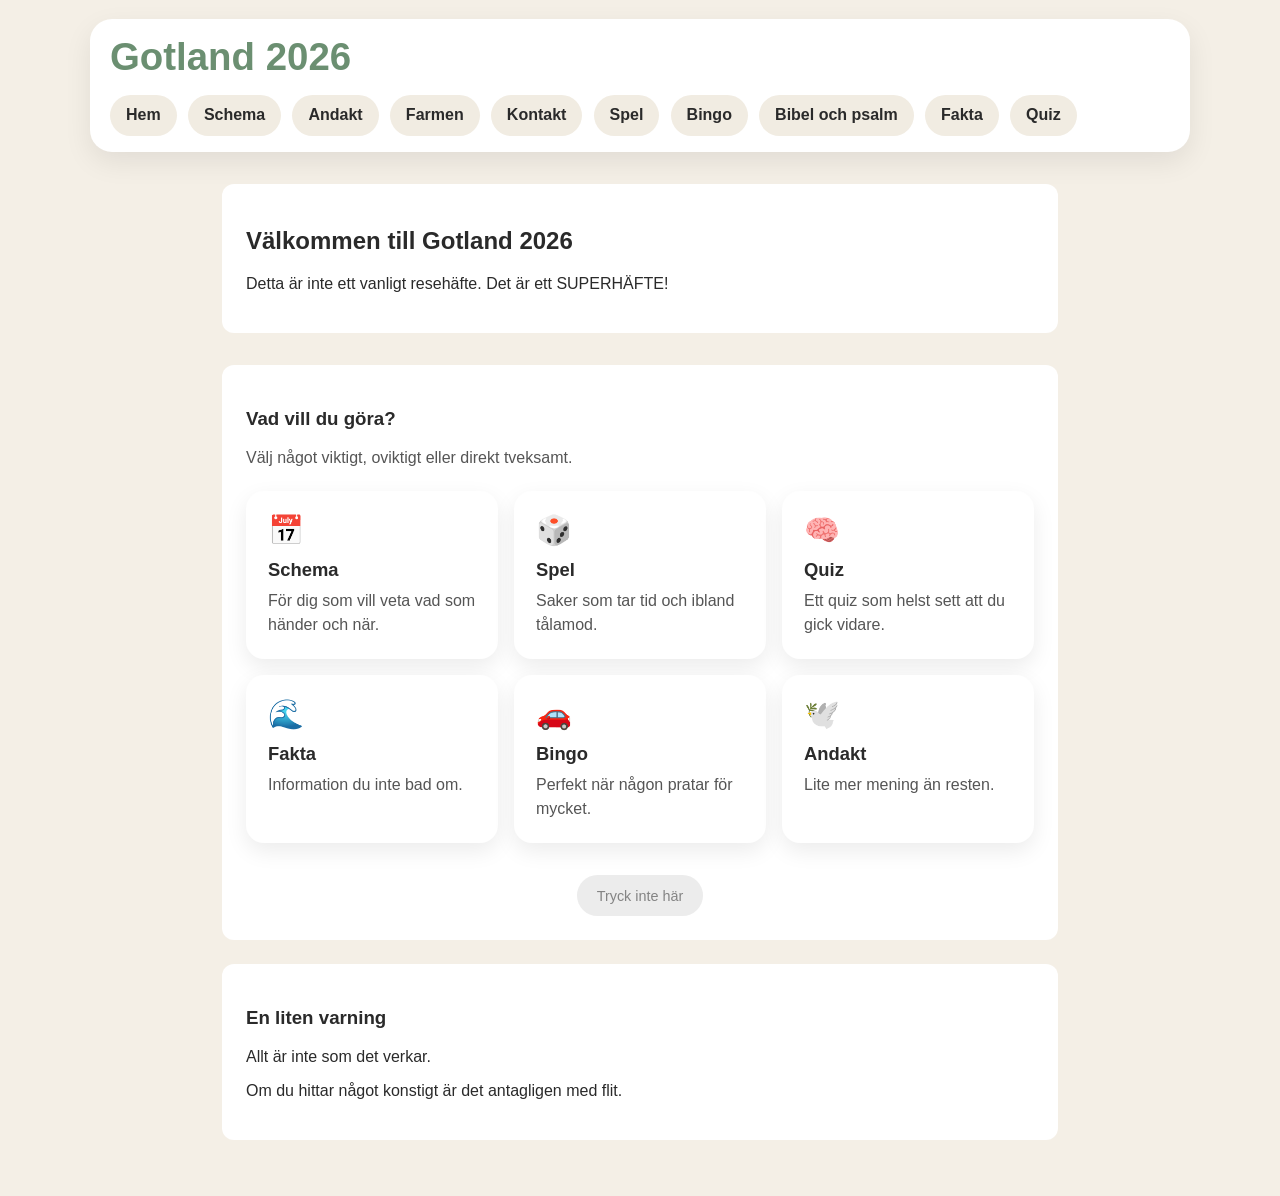
<file: index.html>
<!DOCTYPE html>
<html lang="sv">
<head>
  <meta charset="UTF-8">
  <meta name="viewport" content="width=device-width, initial-scale=1.0">
  <title>Gotland 2026</title>
  <link rel="stylesheet" href="styles/style.css">
</head>
<body>
 <header>
  <h1>Gotland 2026</h1>
  <nav class="main-nav">
    <a class="nav-link" aria-label="Hem" href="index.html">Hem</a>
    <a class="nav-link" aria-label="Schema" href="schema.html">Schema</a>
    <a class="nav-link" aria-label="Andakt" href="andakt.html">Andakt</a>
    <a class="nav-link" aria-label="Farmen" href="farmen.html">Farmen</a>
    <a class="nav-link" aria-label="Kontakt" href="kontakt.html">Kontakt</a>
    <a class="nav-link" aria-label="Spel" href="spel.html">Spel</a>
    <a class="nav-link" aria-label="Bingo" href="bingo.html">Bingo</a>
    <a class="nav-link" aria-label="Bibel och psalm" href="bibel_och_psalm.html">Bibel och psalm</a>
    <a class="nav-link" aria-label="Fakta" href="fakta.html">Fakta</a>
    <a class="nav-link" aria-label="Quiz" href="quiz.html">Quiz</a>
  </nav>
</header>

<main>

  <section>
    <h2>Välkommen till Gotland 2026</h2>
    <p>Detta är inte ett vanligt resehäfte. Det är ett SUPERHÄFTE!</p>
  </section>

  <section class="start-section">
  <h3>Vad vill du göra?</h3>
  <p class="start-intro">Välj något viktigt, oviktigt eller direkt tveksamt.</p>

  <div class="card-grid">
    <a href="schema.html" class="start-card">
      <span class="card-icon">📅</span>
      <h4>Schema</h4>
      <p>För dig som vill veta vad som händer och när.</p>
    </a>

    <a href="spel.html" class="start-card">
      <span class="card-icon">🎲</span>
      <h4>Spel</h4>
      <p>Saker som tar tid och ibland tålamod.</p>
    </a>

    <a href="quiz.html" class="start-card">
      <span class="card-icon">🧠</span>
      <h4>Quiz</h4>
      <p>Ett quiz som helst sett att du gick vidare.</p>
    </a>

    <a href="fakta.html" class="start-card strange-card">
      <span class="card-icon">🌊</span>
      <h4>Fakta</h4>
      <p>Information du inte bad om.</p>
    </a>

    <a href="bingo.html" class="start-card">
      <span class="card-icon">🚗</span>
      <h4>Bingo</h4>
      <p>Perfekt när någon pratar för mycket.</p>
    </a>

    <a href="andakt.html" class="start-card">
      <span class="card-icon">🕊️</span>
      <h4>Andakt</h4>
      <p>Lite mer mening än resten.</p>
    </a>
  </div>

  <!-- MENINGSLÖSA KNAPPEN -->
  <div class="useless-container">
    <button id="useless-btn">Tryck inte här</button>
  </div>
</section>

  <section>
    <h3>En liten varning</h3>
    <p>Allt är inte som det verkar.</p>
    <p>Om du hittar något konstigt är det antagligen med flit.</p>
  </section>

</main>

  <script src="scripts/main.js"></script>
</body>
</html>
</file>
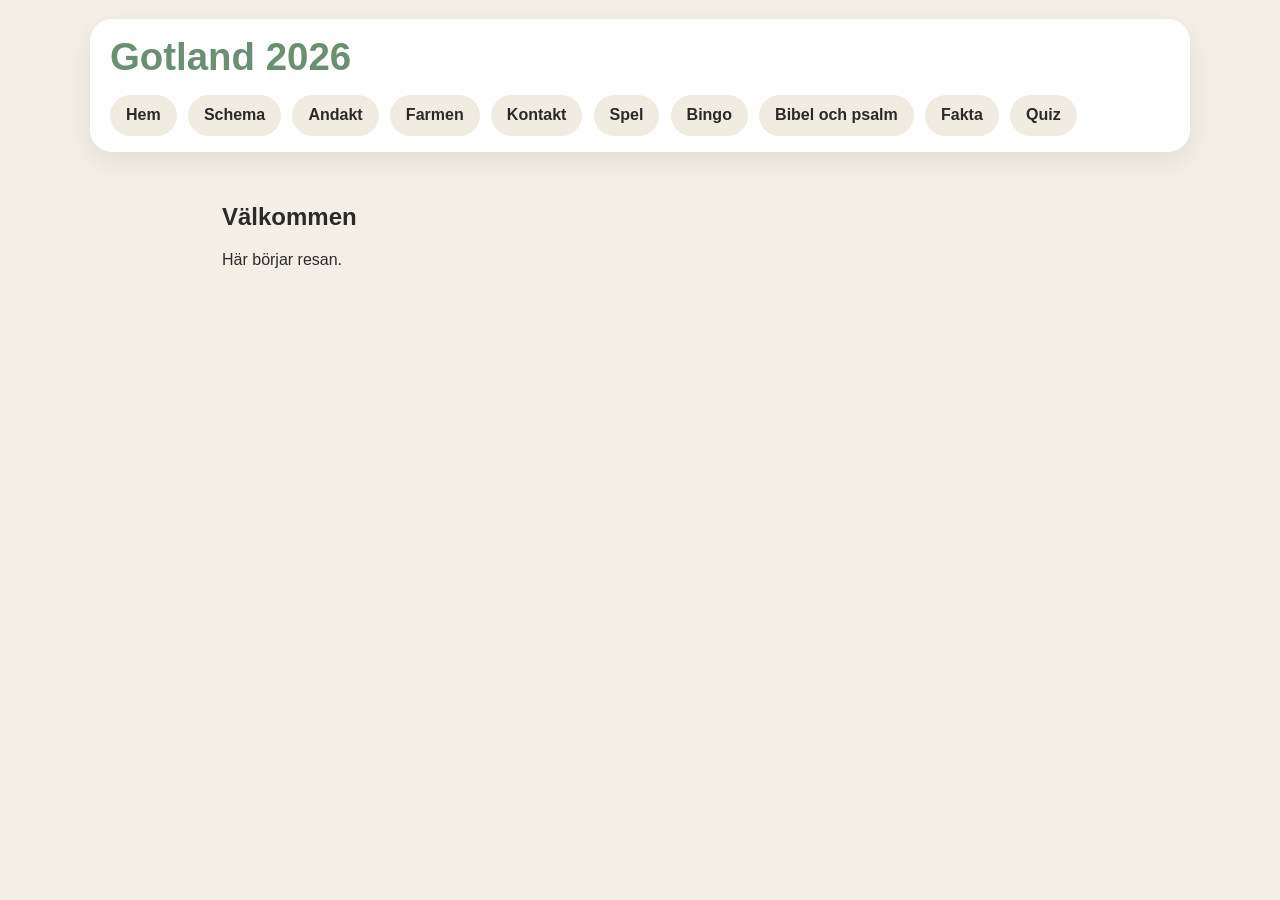
<file: andakt.html>
<!DOCTYPE html>
<html lang="sv">
<head>
  <meta charset="UTF-8">
  <meta name="viewport" content="width=device-width, initial-scale=1.0">
  <title>Gotland 2026</title>
  <link rel="stylesheet" href="styles/style.css">
</head>
<body>
  <header>
  <h1>Gotland 2026</h1>
  <nav class="main-nav">
    <a class="nav-link" aria-label="Hem" href="index.html">Hem</a>
    <a class="nav-link" aria-label="Schema" href="schema.html">Schema</a>
    <a class="nav-link" aria-label="Andakt" href="andakt.html">Andakt</a>
    <a class="nav-link" aria-label="Farmen" href="farmen.html">Farmen</a>
    <a class="nav-link" aria-label="Kontakt" href="kontakt.html">Kontakt</a>
    <a class="nav-link" aria-label="Spel" href="spel.html">Spel</a>
    <a class="nav-link" aria-label="Bingo" href="bingo.html">Bingo</a>
    <a class="nav-link" aria-label="Bibel och psalm" href="bibel_och_psalm.html">Bibel och psalm</a>
    <a class="nav-link" aria-label="Fakta" href="fakta.html">Fakta</a>
    <a class="nav-link" aria-label="Quiz" href="quiz.html">Quiz</a>
  </nav>
</header>

  <main>
    <h2>Välkommen</h2>
    <p>Här börjar resan.</p>
  </main>

  <script src="scripts/main.js"></script>
</body>
</html>
</file>
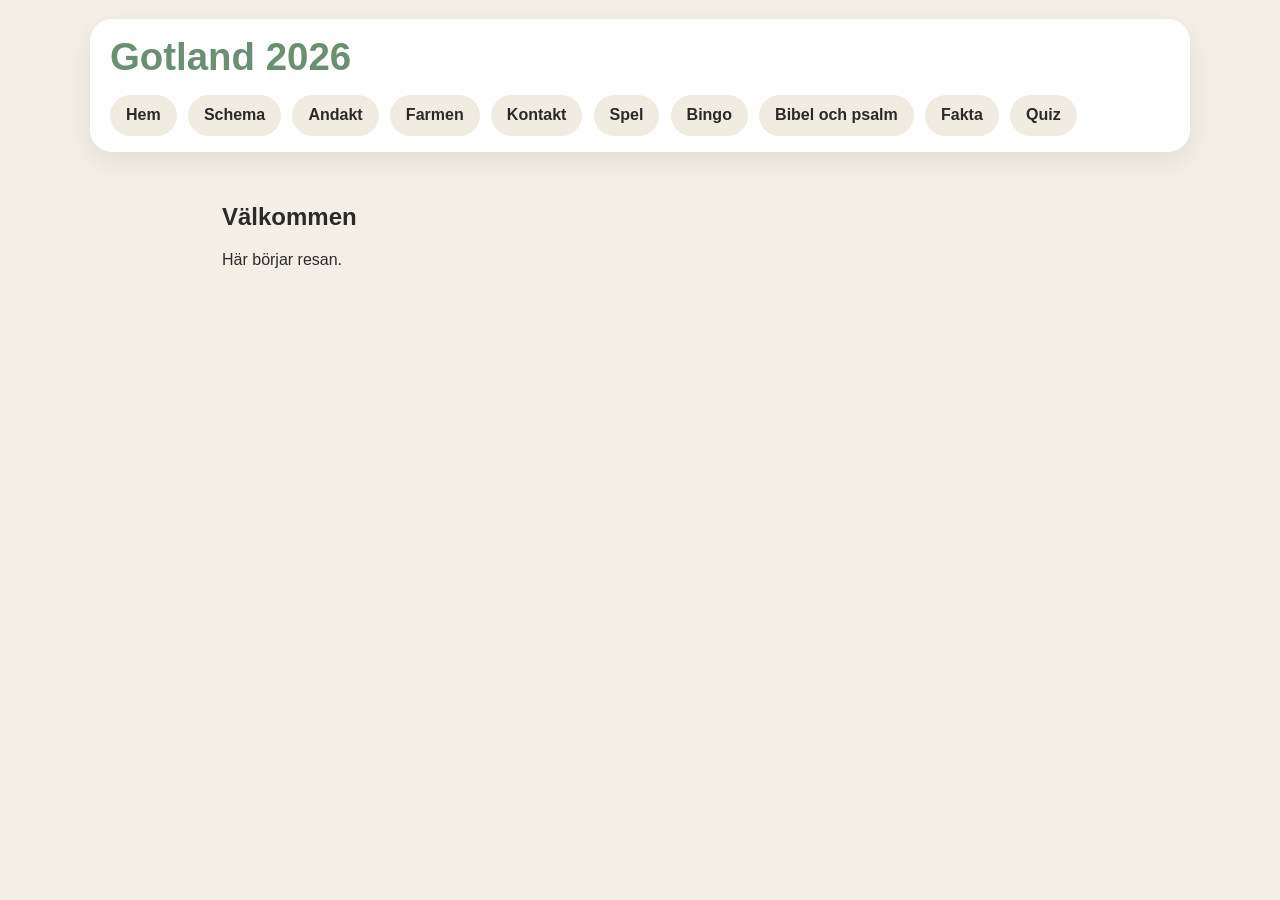
<file: bibel_och_psalm.html>
<!DOCTYPE html>
<html lang="sv">
<head>
  <meta charset="UTF-8">
  <meta name="viewport" content="width=device-width, initial-scale=1.0">
  <title>Gotland 2026</title>
  <link rel="stylesheet" href="styles/style.css">
</head>
<body>
 <header>
  <h1>Gotland 2026</h1>
  <nav class="main-nav">
    <a class="nav-link" aria-label="Hem" href="index.html">Hem</a>
    <a class="nav-link" aria-label="Schema" href="schema.html">Schema</a>
    <a class="nav-link" aria-label="Andakt" href="andakt.html">Andakt</a>
    <a class="nav-link" aria-label="Farmen" href="farmen.html">Farmen</a>
    <a class="nav-link" aria-label="Kontakt" href="kontakt.html">Kontakt</a>
    <a class="nav-link" aria-label="Spel" href="spel.html">Spel</a>
    <a class="nav-link" aria-label="Bingo" href="bingo.html">Bingo</a>
    <a class="nav-link" aria-label="Bibel och psalm" href="bibel_och_psalm.html">Bibel och psalm</a>
    <a class="nav-link" aria-label="Fakta" href="fakta.html">Fakta</a>
    <a class="nav-link" aria-label="Quiz" href="quiz.html">Quiz</a>
  </nav>
</header>

  <main>
    <h2>Välkommen</h2>
    <p>Här börjar resan.</p>
  </main>

  <script src="scripts/main.js"></script>
</body>
</html>
</file>
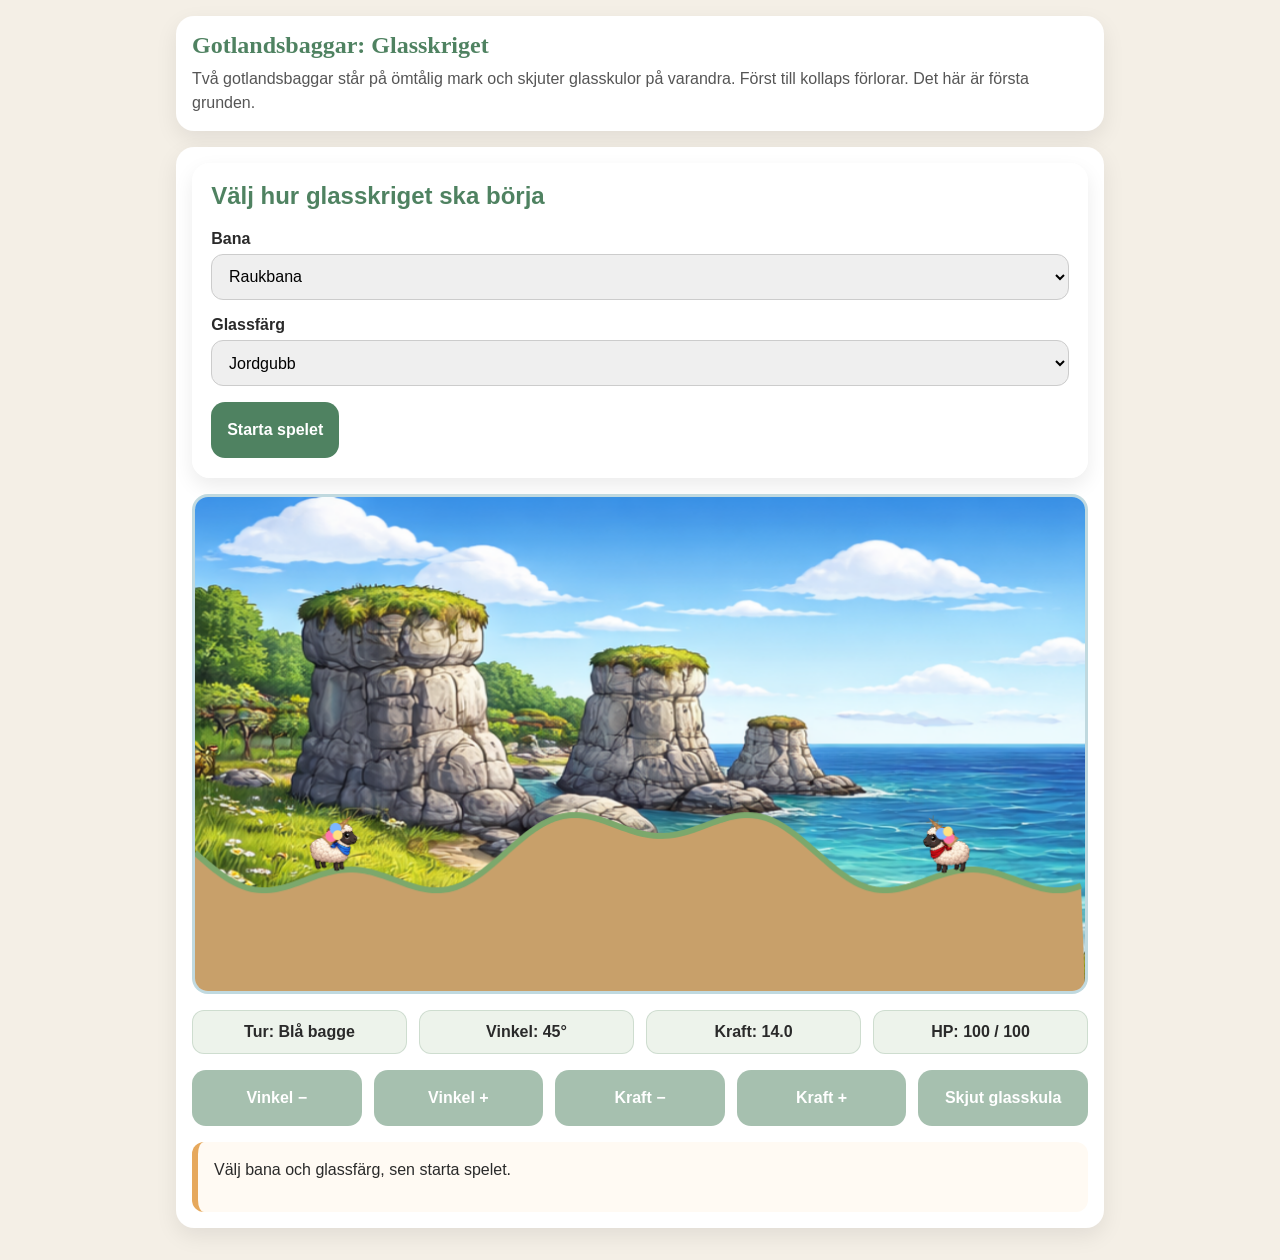
<file: dot.html>
<!DOCTYPE html>
<html lang="sv">
<head>
  <meta charset="UTF-8" />
  <meta name="viewport" content="width=device-width, initial-scale=1.0" />
  <title>Gotlandsbaggar: Glasskriget</title>
  <link rel="stylesheet" href="styles/glasskrig.css">

</head>
<body>
  <div class="wrap">
    <section class="panel">
      <h1>Gotlandsbaggar: Glasskriget</h1>
      <p class="sub">Två gotlandsbaggar står på ömtålig mark och skjuter glasskulor på varandra. Först till kollaps förlorar. Det här är första grunden.</p>
    </section>

    <section class="panel">
      <div id="startMenu" class="start-menu">
  <h2>Välj hur glasskriget ska börja</h2>

  <div class="menu-group">
    <label for="mapSelect">Bana</label>
    <select id="mapSelect">
      <option value="rauk">Raukbana</option>
      <option value="farm">Bondgård</option>
      <option value="bus">Buss</option>
    </select>
  </div>

  <div class="menu-group">
    <label for="projectileColor">Glassfärg</label>
    <select id="projectileColor">
      <option value="pink">Jordgubb</option>
      <option value="blue">Blåbär</option>
      <option value="yellow">Vanilj</option>
      <option value="brown">Choklad</option>
      <option value="green">Pistage</option>
    </select>
  </div>

  <button id="startGameBtn">Starta spelet</button>
</div>

<div id="countdownOverlay" class="countdown hidden">3</div>
      <canvas id="game" width="900" height="500" aria-label="Spelplan"></canvas>

      <div class="hud">
        <div class="chip" id="turnLabel">Tur: Blå bagge</div>
        <div class="chip" id="angleLabel">Vinkel: 45°</div>
        <div class="chip" id="powerLabel">Kraft: 14</div>
        <div class="chip" id="hpLabel">HP: 100 / 100</div>
      </div>

      <div class="controls">
        <button id="angleDown">Vinkel −</button>
        <button id="angleUp">Vinkel +</button>
        <button id="powerDown">Kraft −</button>
        <button id="powerUp">Kraft +</button>
        <button id="fireBtn">Skjut glasskula</button>
      </div>

      <div class="log" id="log">Blå gotlandsbaggen börjar. Försök att inte förstöra hela ön.</div>
    </section>
  </div>
  <script src="scripts/glasskrig.js"></script>
</body>
</html>
</file>
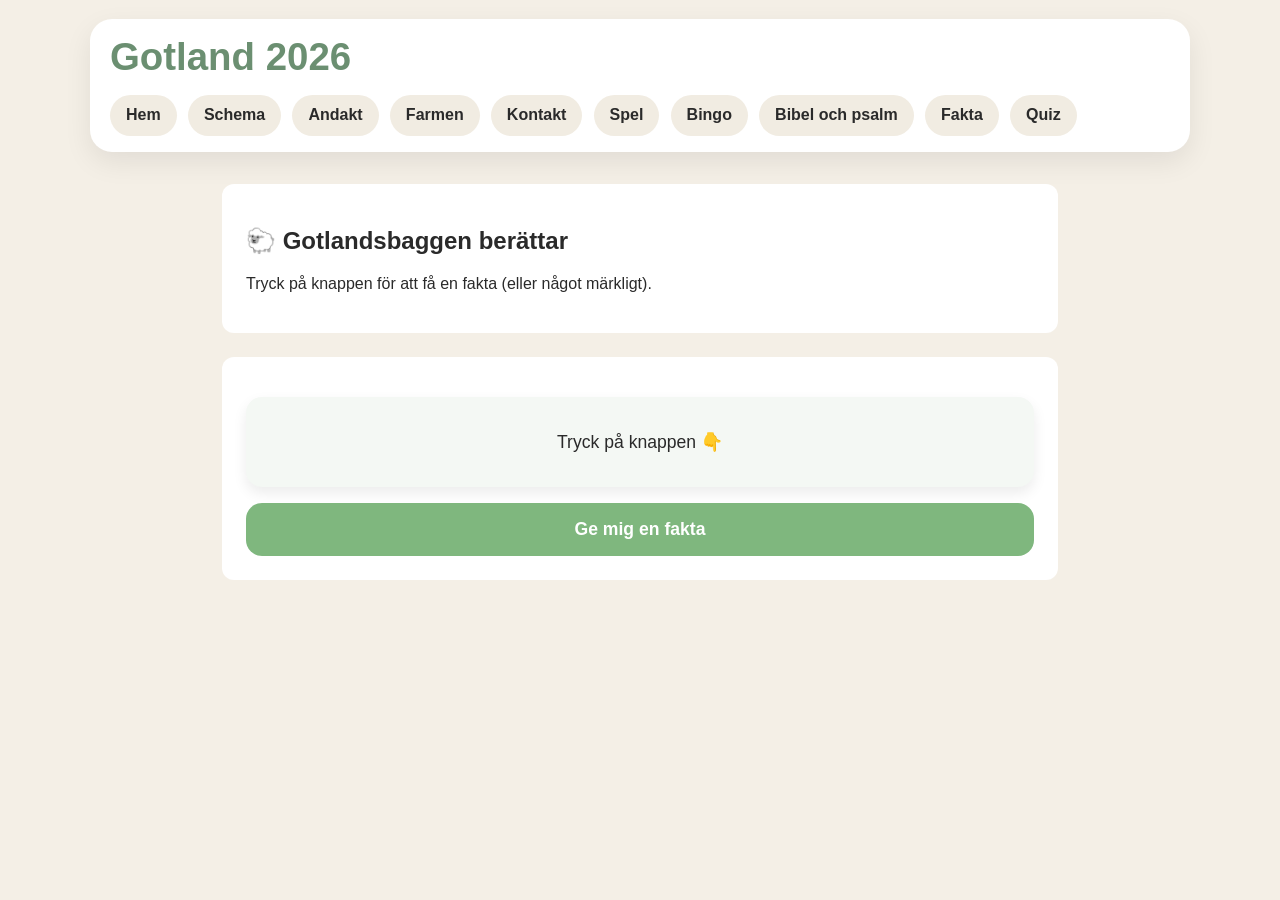
<file: fakta.html>
<!DOCTYPE html>
<html lang="sv">
<head>
  <meta charset="UTF-8">
  <meta name="viewport" content="width=device-width, initial-scale=1.0">
  <title>Gotland 2026</title>
  <link rel="stylesheet" href="styles/style.css">
</head>
<body>
  <header>
  <h1>Gotland 2026</h1>
  <nav class="main-nav">
    <a class="nav-link" aria-label="Hem" href="index.html">Hem</a>
    <a class="nav-link" aria-label="Schema" href="schema.html">Schema</a>
    <a class="nav-link" aria-label="Andakt" href="andakt.html">Andakt</a>
    <a class="nav-link" aria-label="Farmen" href="farmen.html">Farmen</a>
    <a class="nav-link" aria-label="Kontakt" href="kontakt.html">Kontakt</a>
    <a class="nav-link" aria-label="Spel" href="spel.html">Spel</a>
    <a class="nav-link" aria-label="Bingo" href="bingo.html">Bingo</a>
    <a class="nav-link" aria-label="Bibel och psalm" href="bibel_och_psalm.html">Bibel och psalm</a>
    <a class="nav-link" aria-label="Fakta" href="fakta.html">Fakta</a>
    <a class="nav-link" aria-label="Quiz" href="quiz.html">Quiz</a>
  </nav>
</header>
 <main class="wrapper">

    <!-- HEADER -->
    <section class="panel">
      <h1>🐑 Gotlandsbaggen berättar</h1>
      <p>Tryck på knappen för att få en fakta (eller något märkligt).</p>
    </section>

    <!-- FAKTA PANEL -->
    <section class="panel">

      <div class="fact-box" id="fact">
        Tryck på knappen 👇
      </div>

      <button class="big-btn" onclick="getFact()">
        Ge mig en fakta
      </button>

    </section>

  </main>

  <script src="scripts/fact.js"></script>
</body>
</html>
</file>
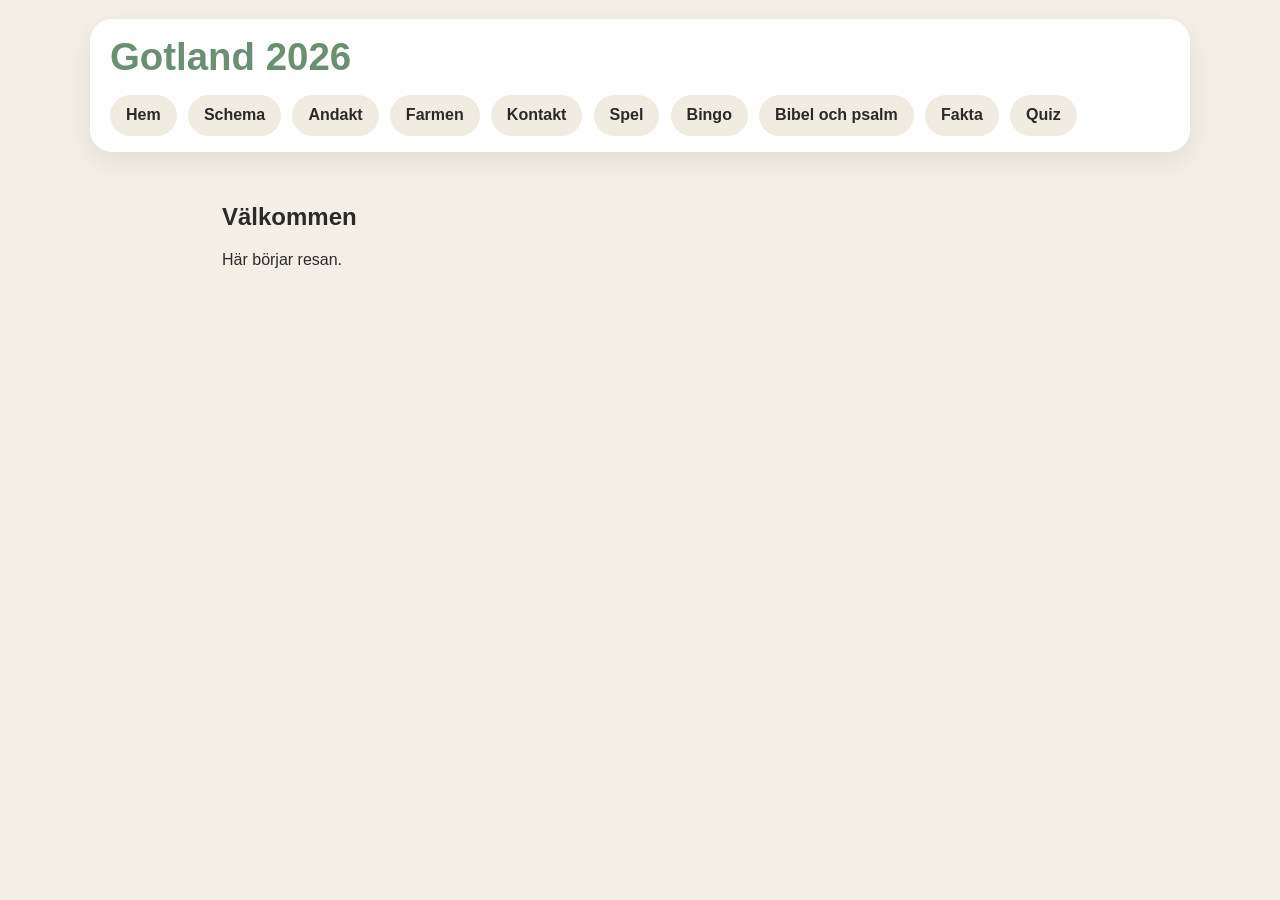
<file: farmen.html>
<!DOCTYPE html>
<html lang="sv">
<head>
  <meta charset="UTF-8">
  <meta name="viewport" content="width=device-width, initial-scale=1.0">
  <title>Gotland 2026</title>
  <link rel="stylesheet" href="styles/style.css">
</head>
<body>
<header>
  <h1>Gotland 2026</h1>
  <nav class="main-nav">
    <a class="nav-link" aria-label="Hem" href="index.html">Hem</a>
    <a class="nav-link" aria-label="Schema" href="schema.html">Schema</a>
    <a class="nav-link" aria-label="Andakt" href="andakt.html">Andakt</a>
    <a class="nav-link" aria-label="Farmen" href="farmen.html">Farmen</a>
    <a class="nav-link" aria-label="Kontakt" href="kontakt.html">Kontakt</a>
    <a class="nav-link" aria-label="Spel" href="spel.html">Spel</a>
    <a class="nav-link" aria-label="Bingo" href="bingo.html">Bingo</a>
    <a class="nav-link" aria-label="Bibel och psalm" href="bibel_och_psalm.html">Bibel och psalm</a>
    <a class="nav-link" aria-label="Fakta" href="fakta.html">Fakta</a>
    <a class="nav-link" aria-label="Quiz" href="quiz.html">Quiz</a>
  </nav>
</header>
  <main>
    <h2>Välkommen</h2>
    <p>Här börjar resan.</p>
  </main>

  <script src="scripts/main.js"></script>
</body>
</html>
</file>
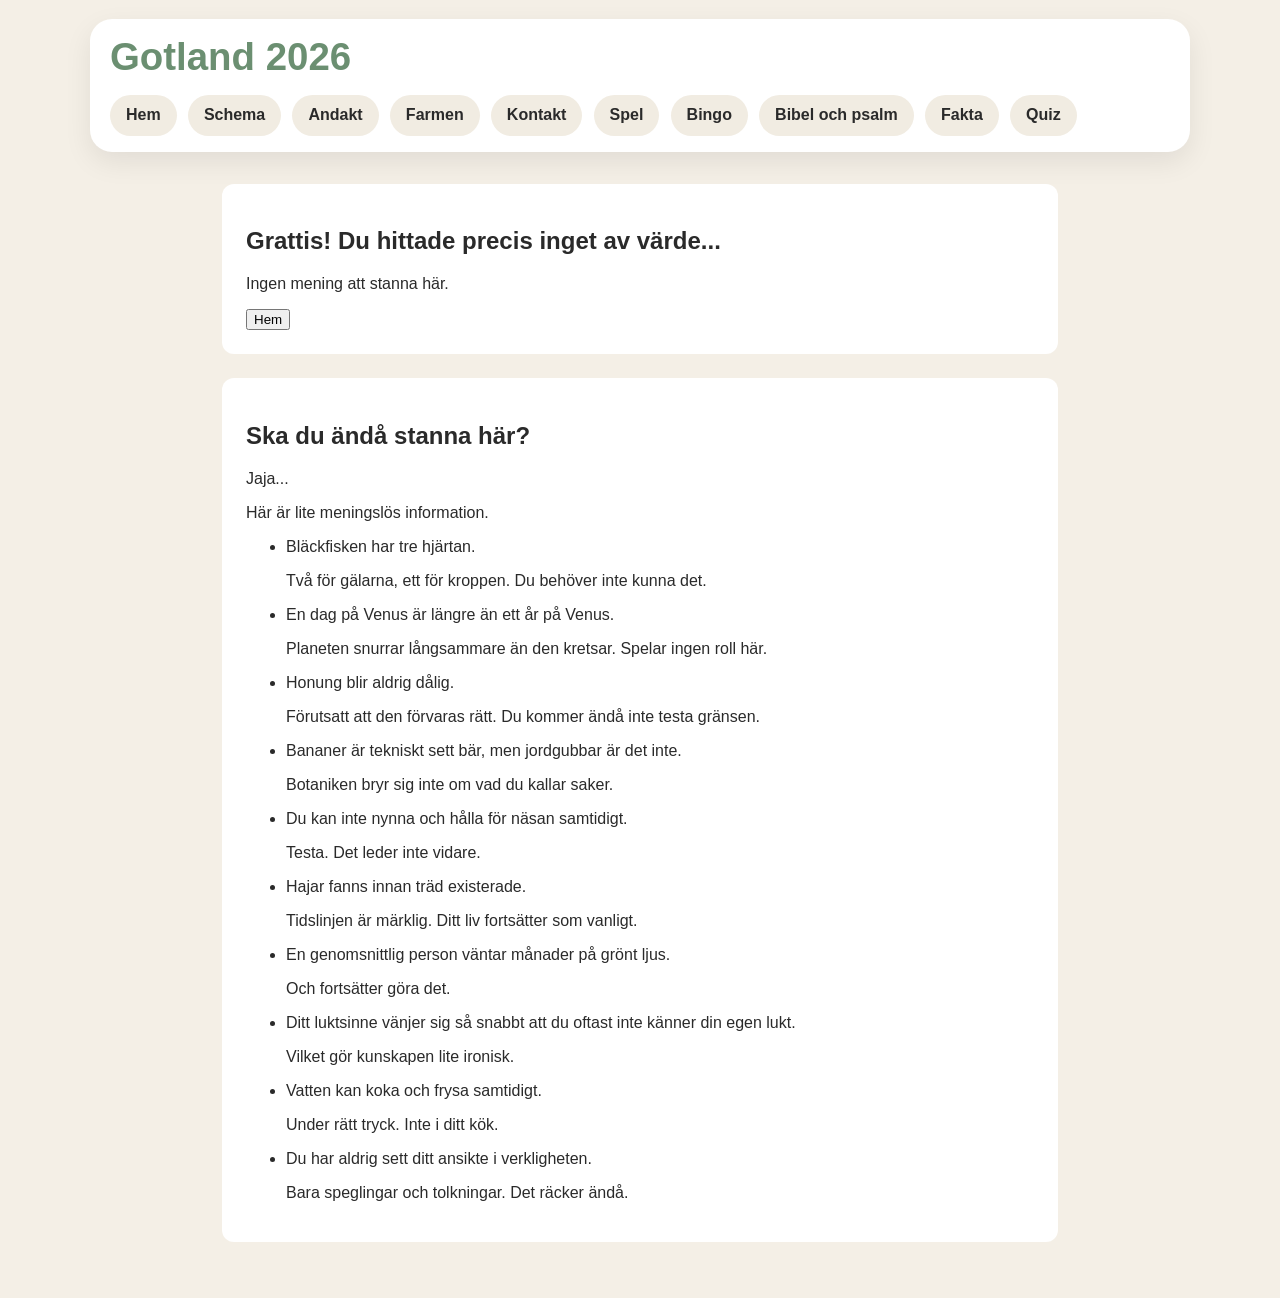
<file: meningslos.html>
<!DOCTYPE html>
<html lang="sv">
<head>
  <meta charset="UTF-8">
  <meta name="viewport" content="width=device-width, initial-scale=1.0">
  <title>Meningslös sida</title>
  <link rel="stylesheet" href="styles/style.css">
</head>
<body>
  <header>
  <h1>Gotland 2026</h1>
  <nav class="main-nav">
    <a class="nav-link" href="#" onclick="alert('Inte ens här.')">Hem</a>
    <a class="nav-link" aria-label="Schema" href="schema.html">Schema</a>
    <a class="nav-link" aria-label="Andakt" href="andakt.html">Andakt</a>
    <a class="nav-link" aria-label="Farmen" href="farmen.html">Farmen</a>
    <a class="nav-link" aria-label="Kontakt" href="kontakt.html">Kontakt</a>
    <a class="nav-link" aria-label="Spel" href="spel.html">Spel</a>
    <a class="nav-link" aria-label="Bingo" href="bingo.html">Bingo</a>
    <a class="nav-link" aria-label="Bibel och psalm" href="bibel_och_psalm.html">Bibel och psalm</a>
    <a class="nav-link" aria-label="Fakta" href="fakta.html">Fakta</a>
    <a class="nav-link" aria-label="Quiz" href="quiz.html">Quiz</a>
  </nav>
</header>
  <main>
    <section>
    <h2>Grattis! Du hittade precis inget av värde...</h2>
    <p>Ingen mening att stanna här.</p>
    <button type="button" onclick="alert('Nej.')">Hem</button>
    </section>

    <section>
      <h2>Ska du ändå stanna här?</h2>
      <p>Jaja...</p>
      <p>Här är lite meningslös information.</p>
      <ul>
        <li>
          Bläckfisken har tre hjärtan.
          <p>Två för gälarna, ett för kroppen. Du behöver inte kunna det.</p>
        </li>
        <li>
          En dag på Venus är längre än ett år på Venus.
          <p>Planeten snurrar långsammare än den kretsar. Spelar ingen roll här.</p>
        </li>
        <li>
          Honung blir aldrig dålig.
          <p>Förutsatt att den förvaras rätt. Du kommer ändå inte testa gränsen.</p>
        </li>
        <li>
          Bananer är tekniskt sett bär, men jordgubbar är det inte.
          <p>Botaniken bryr sig inte om vad du kallar saker.</p>
        </li>
        <li>
          Du kan inte nynna och hålla för näsan samtidigt.
          <p>Testa. Det leder inte vidare.</p>
        </li>
        <li>
          Hajar fanns innan träd existerade.
          <p>Tidslinjen är märklig. Ditt liv fortsätter som vanligt.</p>
        </li>
        <li>
          En genomsnittlig person väntar månader på grönt ljus.
          <p>Och fortsätter göra det.</p>
        </li>
        <li>
          Ditt luktsinne vänjer sig så snabbt att du oftast inte känner din egen lukt.
          <p>Vilket gör kunskapen lite ironisk.</p>
        </li>
        <li>
          Vatten kan koka och frysa samtidigt.
          <p>Under rätt tryck. Inte i ditt kök.</p>
        </li>
        <li>
          Du har aldrig sett ditt ansikte i verkligheten.
          <p>Bara speglingar och tolkningar. Det räcker ändå.</p>
        </li>
      </ul>
    </section>
  </main>

  <script src="scripts/main.js"></script>
</body>
</html>
</file>
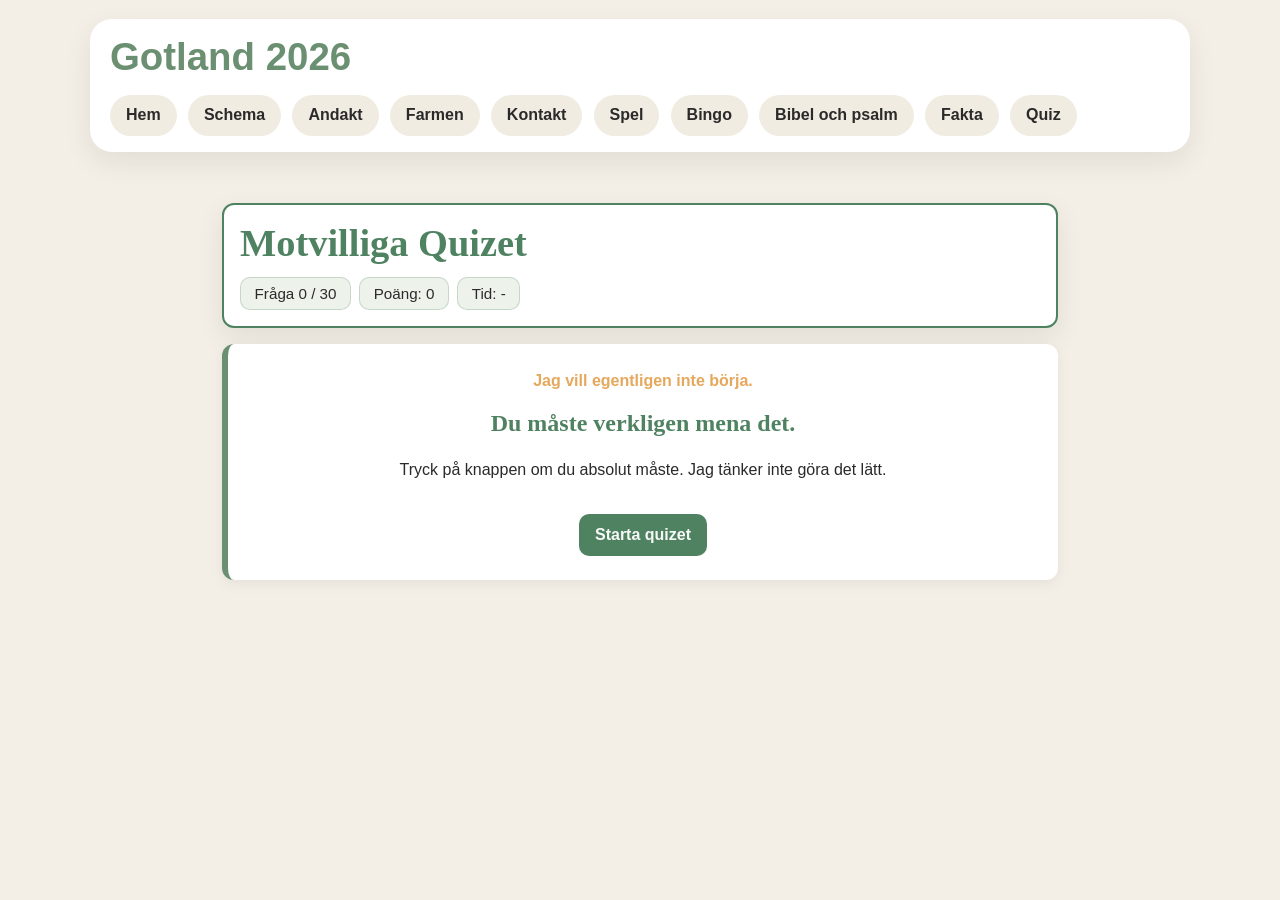
<file: quiz.html>
<!DOCTYPE html>
<html lang="sv">
<head>
  <meta charset="UTF-8">
  <meta name="viewport" content="width=device-width, initial-scale=1.0">
  <title>Ologiskt quiz</title>
  <link rel="stylesheet" href="styles/style.css">
</head>
<body>
<header>
  <h1>Gotland 2026</h1>
  <nav class="main-nav">
    <a class="nav-link" aria-label="Hem" href="index.html">Hem</a>
    <a class="nav-link" aria-label="Schema" href="schema.html">Schema</a>
    <a class="nav-link" aria-label="Andakt" href="andakt.html">Andakt</a>
    <a class="nav-link" aria-label="Farmen" href="farmen.html">Farmen</a>
    <a class="nav-link" aria-label="Kontakt" href="kontakt.html">Kontakt</a>
    <a class="nav-link" aria-label="Spel" href="spel.html">Spel</a>
    <a class="nav-link" aria-label="Bingo" href="bingo.html">Bingo</a>
    <a class="nav-link" aria-label="Bibel och psalm" href="bibel_och_psalm.html">Bibel och psalm</a>
    <a class="nav-link" aria-label="Fakta" href="fakta.html">Fakta</a>
    <a class="nav-link" aria-label="Quiz" href="quiz.html">Quiz</a>
  </nav>
</header>

  <div class="bg-noise"></div>

  <main class="app" id="app">
    <header class="topbar">
      <h1 id="title">Motvilliga Quizet</h1>
      <div class="hud">
        <span id="progress">Fråga 0 / 30</span>
        <span id="score">Poäng: 0</span>
        <span id="timer">Tid: -</span>
      </div>
    </header>

    <section class="card start-screen" id="startScreen">
      <p class="mood" id="startMood">
        Jag vill egentligen inte börja.
      </p>
      <h2>Du måste verkligen mena det.</h2>
      <p id="startText">
        Tryck på knappen om du absolut måste. Jag tänker inte göra det lätt.
      </p>
      <button id="startBtn" class="next-btn">Starta quizet</button>
    </section>

    <section class="card angry-level-0 hidden" id="card">
      <p class="mood" id="mood">
        Okej. Vi gör det här. Svara inte för bra bara.
      </p>

      <h2 id="question">Laddar fråga...</h2>

      <div class="answers" id="answers"></div>

      <div class="feedback" id="feedback"></div>

      <button id="nextBtn" class="next-btn hidden">Nästa fråga</button>
    </section>

    <section id="result" class="result hidden">
      <h2>Klart.</h2>
      <p id="finalText"></p>
      <button id="restartBtn">Förstör mig igen</button>
    </section>
  </main>

  <script src="scripts/quiz.js"></script>
</body>
</html>
</file>
<file: styles/style.css>
:root {
  /* 🎨 Färger */
   --color-bg: #f4efe6;
  --color-surface: #ffffff;
  --color-primary: #6b8f71;
  --color-secondary: #4f8261;
  --color-accent: #e6a85c;
  --color-text: #2a2a2a;

  --font-main: Arial, sans-serif;
  --font-heading: Georgia, serif;

  /* 📏 Storlekar */
  --radius: 10px;
  --spacing: 1rem;
}

* {
  box-sizing: border-box;
}

body {
  margin: 0;
  font-family: var(--font-main);
  background-color: var(--color-bg);
  color: var(--color-text);
}

header {
  max-width: 1100px;
  margin: 1.2rem auto 0;
  padding: 1rem 1.25rem;
  background: var(--color-surface);
  border-radius: 22px;
  box-shadow: 0 10px 28px rgba(0, 0, 0, 0.08);
}

header h1 {
  margin: 0 0 1rem;
  font-size: clamp(1.8rem, 3vw, 2.6rem);
  color: var(--color-primary);
}

.main-nav {
  display: flex;
  flex-wrap: wrap;
  gap: 0.7rem;
}

.nav-link {
  display: inline-block;
  padding: 0.7rem 1rem;
  border-radius: 999px;
  background: #f1ece2;
  color: var(--color-text);
  text-decoration: none;
  font-weight: 600;
  transition: transform 0.15s ease, background 0.2s ease, box-shadow 0.2s ease;
}

.nav-link:hover {
  background: var(--color-accent);
  transform: translateY(-2px);
  box-shadow: 0 6px 14px rgba(0, 0, 0, 0.1);
}

.nav-link.active {
  background: var(--color-primary);
  color: white;
}

main {
  max-width: 900px;
  margin: 0 auto;
  padding: 2rem;
}

.start-section {
  margin-top: 2rem;
}

.start-intro {
  margin-bottom: 1.5rem;
  color: #555;
}

.card-grid {
  display: grid;
  grid-template-columns: repeat(auto-fit, minmax(220px, 1fr));
  gap: 1rem;
}

.start-card {
  display: block;
  background: var(--color-surface);
  color: var(--color-text);
  text-decoration: none;
  padding: 1.25rem;
  border-radius: 18px;
  box-shadow: 0 8px 22px rgba(0, 0, 0, 0.08);
  transition: transform 0.18s ease, box-shadow 0.18s ease, background 0.18s ease;
  border: 2px solid transparent;
}

.start-card:hover {
  transform: translateY(-4px);
  box-shadow: 0 14px 28px rgba(0, 0, 0, 0.12);
  background: #fffdf8;
  border-color: var(--color-accent);
}

.card-icon {
  display: inline-block;
  font-size: 1.8rem;
  margin-bottom: 0.75rem;
}

.start-card h4 {
  margin: 0 0 0.5rem;
  font-size: 1.15rem;
}

.start-card p {
  margin: 0;
  line-height: 1.5;
  color: #555;
}

section {
  background: white;
  padding: 1.5rem;
  border-radius: 12px;
  margin-bottom: 1.5rem;
}

.start-links {
  display: flex;
  flex-wrap: wrap;
  gap: 0.75rem;
}

.start-links a,
.start-links button {
  padding: 0.75rem 1rem;
  border: none;
  border-radius: 10px;
  background: #dfe8d8;
  color: #222;
  text-decoration: none;
  font: inherit;
  cursor: pointer;
}
/* =========================
   FAKTA-SIDA
========================= */

.fact-box {
  background: #f4f8f4;
  border-radius: 16px;
  padding: 1.2rem;
  margin: 1rem 0;
  font-size: 1.1rem;
  min-height: 90px;

  display: flex;
  align-items: center;
  justify-content: center;
  text-align: center;

  box-shadow: 0 6px 14px rgba(0,0,0,0.08);
}

.big-btn {
  width: 100%;
  padding: 1rem;
  border-radius: 16px;
  border: none;

  font-size: 1.1rem;
  font-weight: bold;

  background: #7fb77e;
  color: white;

  cursor: pointer;
  transition: 0.2s;
}

.big-btn:hover {
  background: #6aa86a;
}

.big-btn:active {
  transform: scale(0.97);
}

.useless-container {
  margin-top: 2rem;
  text-align: center;
}

#useless-btn {
  padding: 0.8rem 1.2rem;
  border-radius: 999px;
  border: none;
  background: #e0e0e0;
  color: #333;
  font-size: 0.9rem;
  cursor: pointer;
  opacity: 0.6;
  transition: all 0.2s ease;
}

#useless-btn:hover {
  opacity: 1;
  transform: scale(1.05);
  background: #ffd6d6;
}

#meaningless-btn.burning {
  background: #ff4d4d;
  color: white;
  box-shadow:
    0 0 10px #ff4d4d,
    0 0 20px #ff1a1a,
    0 0 40px #ff0000;
  animation: burnPulse 1s infinite;
}

.meaningless-page section {
  border-left: 6px solid var(--color-accent);
}

.useless-facts li {
  margin-bottom: 1rem;
}

.useless-facts strong {
  display: block;
  margin-bottom: 0.25rem;
}

.useless-facts span {
  color: #555;
}


@keyframes burnPulse {
  0% {
    box-shadow:
      0 0 5px #ff4d4d,
      0 0 10px #ff1a1a;
  }
  50% {
    box-shadow:
      0 0 20px #ff4d4d,
      0 0 40px #ff0000,
      0 0 60px #ff0000;
  }
  100% {
    box-shadow:
      0 0 5px #ff4d4d,
      0 0 10px #ff1a1a;
  }
}

@media screen and (max-width: 768px) {
  main {
    padding: 1rem;
  }
}
@media screen and (max-width: 480px) {
  nav {
    flex-direction: column;
  } 
}

/* =========================
   QUIZ-STIL SOM PASSAR DIN CSS
   Lägg under din vanliga CSS
========================= */

/* Valfri wrapper om du vill ha sidan scoped */
.quiz-page {
  background-color: var(--color-bg);
  color: var(--color-text);
}

/* Quizens huvudbox */
.quiz-app,
.app {
  max-width: 900px;
  margin: 0 auto;
  padding: 2rem;
}

/* Topprad */
.topbar {
  background: var(--color-surface);
  border: 2px solid var(--color-secondary);
  border-radius: 12px;
  padding: 1rem;
  margin-bottom: 1rem;
}

.topbar h1,
#title {
  margin: 0 0 0.75rem 0;
  font-family: var(--font-heading);
  color: var(--color-secondary);
}

/* Statusrad */
.hud,
.statusbar {
  display: flex;
  flex-wrap: wrap;
  gap: 0.5rem;
}

.hud span,
.statusbar span {
  display: inline-block;
  padding: 0.45rem 0.85rem;
  background: #edf3eb;
  border: 1px solid rgba(79, 130, 97, 0.25);
  border-radius: var(--radius);
  color: var(--color-text);
  font-size: 0.95rem;
}

/* Quizkort */
.card,
.quiz-box {
  background: var(--color-surface);
  border-radius: 12px;
  padding: 1.5rem;
  border-left: 6px solid var(--color-primary);
  box-shadow: 0 4px 14px rgba(0, 0, 0, 0.06);
  transition:
    transform 0.2s ease,
    box-shadow 0.25s ease,
    border-color 0.25s ease,
    background-color 0.25s ease;
}

/* Humörtext */
.mood {
  margin-top: 0;
  margin-bottom: 1rem;
  color: var(--color-accent);
  font-weight: bold;
}

/* Frågan */
#question {
  margin: 0 0 1.25rem 0;
  font-family: var(--font-heading);
  font-size: 1.7rem;
  line-height: 1.3;
  color: var(--color-text);
}

/* Svarsknappar */
.answers {
  display: grid;
  gap: 0.75rem;
}

.answer-btn {
  width: 100%;
  text-align: left;
  padding: 0.95rem 1rem;
  border-radius: var(--radius);
  border: 1px solid rgba(79, 130, 97, 0.25);
  background: #f8f5ef;
  color: var(--color-text);
  font: inherit;
  cursor: pointer;
  transition:
    transform 0.15s ease,
    background-color 0.2s ease,
    border-color 0.2s ease,
    box-shadow 0.2s ease,
    opacity 0.2s ease;
}

.answer-btn:hover {
  background: #eef4eb;
  border-color: var(--color-primary);
  transform: translateY(-1px);
}

.answer-btn:disabled {
  cursor: default;
}

/* Rätt/fel */
.answer-btn.correct {
  background: rgba(107, 143, 113, 0.18);
  border-color: var(--color-primary);
  box-shadow: 0 0 0 2px rgba(107, 143, 113, 0.12);
}

.answer-btn.wrong {
  background: rgba(230, 168, 92, 0.18);
  border-color: var(--color-accent);
  box-shadow: 0 0 0 2px rgba(230, 168, 92, 0.10);
}

/* Feedback */
.feedback {
  min-height: 1.5rem;
  margin-top: 1rem;
  font-weight: bold;
}

.feedback.good {
  color: var(--color-secondary);
}

.feedback.bad {
  color: #9a4f2a;
}

/* Nästa / starta om */
.next-btn,
#restartBtn {
  margin-top: 1rem;
  padding: 0.75rem 1rem;
  border: none;
  border-radius: var(--radius);
  background: var(--color-secondary);
  color: rgba(255, 255, 255, 0.95);
  font: inherit;
  font-weight: bold;
  cursor: pointer;
  transition:
    background-color 0.2s ease,
    transform 0.15s ease,
    box-shadow 0.2s ease;
}

.next-btn:hover,
#restartBtn:hover {
  background: var(--color-accent);
  transform: translateY(-1px);
}

.hidden {
  display: none;
}

/* Resultat */
.result {
  background: var(--color-surface);
  border-radius: 12px;
  padding: 1.5rem;
  border-left: 6px solid var(--color-accent);
  box-shadow: 0 4px 14px rgba(0, 0, 0, 0.06);
}

.result h2 {
  margin-top: 0;
  font-family: var(--font-heading);
  color: var(--color-secondary);
}

.result p {
  line-height: 1.6;
}

/* =========================
   ARG-NIVÅER
   Samma grundstil, men surare
========================= */

body.angry-1 {
  background-color: #efe8dc;
}

body.angry-2 {
  background-color: #ebe1d2;
}

body.angry-3 {
  background-color: #e7d9c8;
}

body.angry-4 {
  background-color: #e3d0bc;
}

/* Kortet blir mer aggressivt */
.angry-level-1 {
  border-left-color: var(--color-accent);
}

.angry-level-2 {
  border-left-color: #cf8f4f;
  box-shadow: 0 6px 18px rgba(230, 168, 92, 0.18);
}

.angry-level-3 {
  border-left-color: #b96f4f;
  box-shadow:
    0 6px 20px rgba(185, 111, 79, 0.16),
    0 0 0 1px rgba(185, 111, 79, 0.08);
}

.angry-level-4 {
  border-left-color: #a14f4f;
  box-shadow:
    0 8px 24px rgba(161, 79, 79, 0.18),
    0 0 0 1px rgba(161, 79, 79, 0.10);
}

/* Vid ilska blir toppraden också lite irriterad */
body.angry-2 .topbar {
  border-color: var(--color-accent);
}

body.angry-3 .topbar {
  border-color: #b96f4f;
}

body.angry-4 .topbar {
  border-color: #a14f4f;
}

/* Knappar blir varmare i tonen när quizet blir argt */
body.angry-3 .answer-btn,
body.angry-4 .answer-btn {
  background: #faf4ec;
}

body.angry-4 .answer-btn:hover {
  background: #f6eadf;
  border-color: #a14f4f;
}

/* Startskärm för Motvilliga quizet */
.start-screen {
  text-align: center;
}

.start-screen h2 {
  margin-top: 0;
  font-family: var(--font-heading);
  color: var(--color-secondary);
}

.start-screen p {
  line-height: 1.6;
}

#startBtn.refuse-1 {
  background: #d8e3d3;
  color: #2a2a2a;
}

#startBtn.refuse-2 {
  background: var(--color-accent);
  color: white;
  transform: rotate(-1deg);
}

#startBtn.refuse-3 {
  background: #a14f4f;
  color: white;
  box-shadow: 0 0 0 3px rgba(161, 79, 79, 0.12);
  transform: rotate(1deg) scale(1.03);
}

.start-btn-shake {
  animation: shake 0.35s linear;
}
/* =========================
   ANIMATIONER / SABOTAGE
========================= */

.shake {
  animation: shake 0.35s linear;
}

.rage-pop {
  animation: ragePop 0.25s ease;
}

.wiggle {
  animation: wiggle 0.35s ease;
}

body.angry-4 .card,
body.angry-4 .quiz-box {
  animation: angryBreath 1.6s infinite;
}

@keyframes shake {
  0% { transform: translateX(0); }
  20% { transform: translateX(-6px); }
  40% { transform: translateX(5px); }
  60% { transform: translateX(-4px); }
  80% { transform: translateX(2px); }
  100% { transform: translateX(0); }
}

@keyframes ragePop {
  0% { transform: scale(1); }
  50% { transform: scale(1.015); }
  100% { transform: scale(1); }
}

@keyframes wiggle {
  0% { transform: rotate(0deg); }
  25% { transform: rotate(-0.8deg); }
  50% { transform: rotate(0.8deg); }
  75% { transform: rotate(-0.4deg); }
  100% { transform: rotate(0deg); }
}

@keyframes angryBreath {
  0% {
    box-shadow:
      0 6px 18px rgba(161, 79, 79, 0.10),
      0 0 0 1px rgba(161, 79, 79, 0.05);
  }
  50% {
    box-shadow:
      0 10px 24px rgba(161, 79, 79, 0.18),
      0 0 0 1px rgba(161, 79, 79, 0.12);
  }
  100% {
    box-shadow:
      0 6px 18px rgba(161, 79, 79, 0.10),
      0 0 0 1px rgba(161, 79, 79, 0.05);
  }
}

/* =========================
   MOBIL
========================= */

@media screen and (max-width: 768px) {
  .quiz-app,
  .app {
    padding: 1rem;
  }

  #question {
    font-size: 1.35rem;
  }
}

@media screen and (max-width: 480px) {
  .hud,
  .statusbar {
    flex-direction: column;
    align-items: flex-start;
  }

  .answer-btn {
    font-size: 0.95rem;
  }
}
</file>
<file: styles/glasskrig.css>
:root {
      --bg: #f4efe6;
      --surface: #ffffff;
      --primary: #6b8f71;
      --secondary: #4f8261;
      --accent: #e6a85c;
      --text: #2a2a2a;
      --danger: #a14f4f;
      --sky: #dceeff;
      --ground: #c8a06a;
      --grass: #7ca86c;
    }

    * { box-sizing: border-box; }
    body {
      margin: 0;
      font-family: Arial, sans-serif;
      background: var(--bg);
      color: var(--text);
    }

    .wrap {
      max-width: 960px;
      margin: 0 auto;
      padding: 1rem;
    }

    .panel {
      background: var(--surface);
      border-radius: 18px;
      padding: 1rem;
      box-shadow: 0 8px 22px rgba(0,0,0,0.08);
      margin-bottom: 1rem;
    }

    h1 {
      margin: 0 0 0.5rem;
      color: var(--secondary);
      font-family: Georgia, serif;
    }

    .sub {
      margin: 0;
      color: #555;
      line-height: 1.5;
    }

    .start-menu {
  background: rgba(255, 255, 255, 0.96);
  border-radius: 18px;
  padding: 1.2rem;
  margin-bottom: 1rem;
  box-shadow: 0 8px 20px rgba(0,0,0,0.08);
}

.start-menu h2 {
  margin-top: 0;
  color: #4f8261;
}

.menu-group {
  display: flex;
  flex-direction: column;
  gap: 0.35rem;
  margin-bottom: 1rem;
}

.menu-group label {
  font-weight: 700;
}

.menu-group select {
  padding: 0.8rem;
  border-radius: 12px;
  border: 1px solid #ccc;
  font: inherit;
}

.countdown {
  position: absolute;
  inset: 0;
  display: flex;
  align-items: center;
  justify-content: center;
  font-size: 5rem;
  font-weight: 900;
  color: white;
  background: rgba(0, 0, 0, 0.25);
  border-radius: 16px;
  z-index: 10;
  pointer-events: none;
}

.hidden {
  display: none;
}

    canvas {
      width: 100%;
      height: auto;
      display: block;
      background: var(--sky);
      border-radius: 16px;
      border: 3px solid rgba(79,130,97,0.2);
    }

    .hud {
      display: grid;
      grid-template-columns: repeat(4, minmax(0, 1fr));
      gap: 0.75rem;
      margin-top: 1rem;
    }

    .chip {
      background: #edf3eb;
      border: 1px solid rgba(79,130,97,0.2);
      border-radius: 12px;
      padding: 0.75rem;
      font-weight: 700;
      text-align: center;
    }

    .controls {
      display: grid;
      grid-template-columns: repeat(5, minmax(0, 1fr));
      gap: 0.75rem;
      margin-top: 1rem;
    }

    button {
      border: none;
      border-radius: 14px;
      padding: 1rem;
      font: inherit;
      font-weight: 700;
      background: var(--secondary);
      color: white;
      cursor: pointer;
      min-height: 56px;
    }

    button:hover { background: var(--accent); }
    button:disabled {
      opacity: 0.5;
      cursor: not-allowed;
    }

    .log {
      margin-top: 1rem;
      background: #fffaf3;
      border-left: 6px solid var(--accent);
      border-radius: 12px;
      padding: 1rem;
      min-height: 70px;
      line-height: 1.5;
    }

    @media (max-width: 700px) {
      .hud {
        grid-template-columns: 1fr 1fr;
      }

      .controls {
        grid-template-columns: 1fr 1fr;
      }

      .controls button:last-child {
        grid-column: 1 / -1;
      }
    }
</file>
